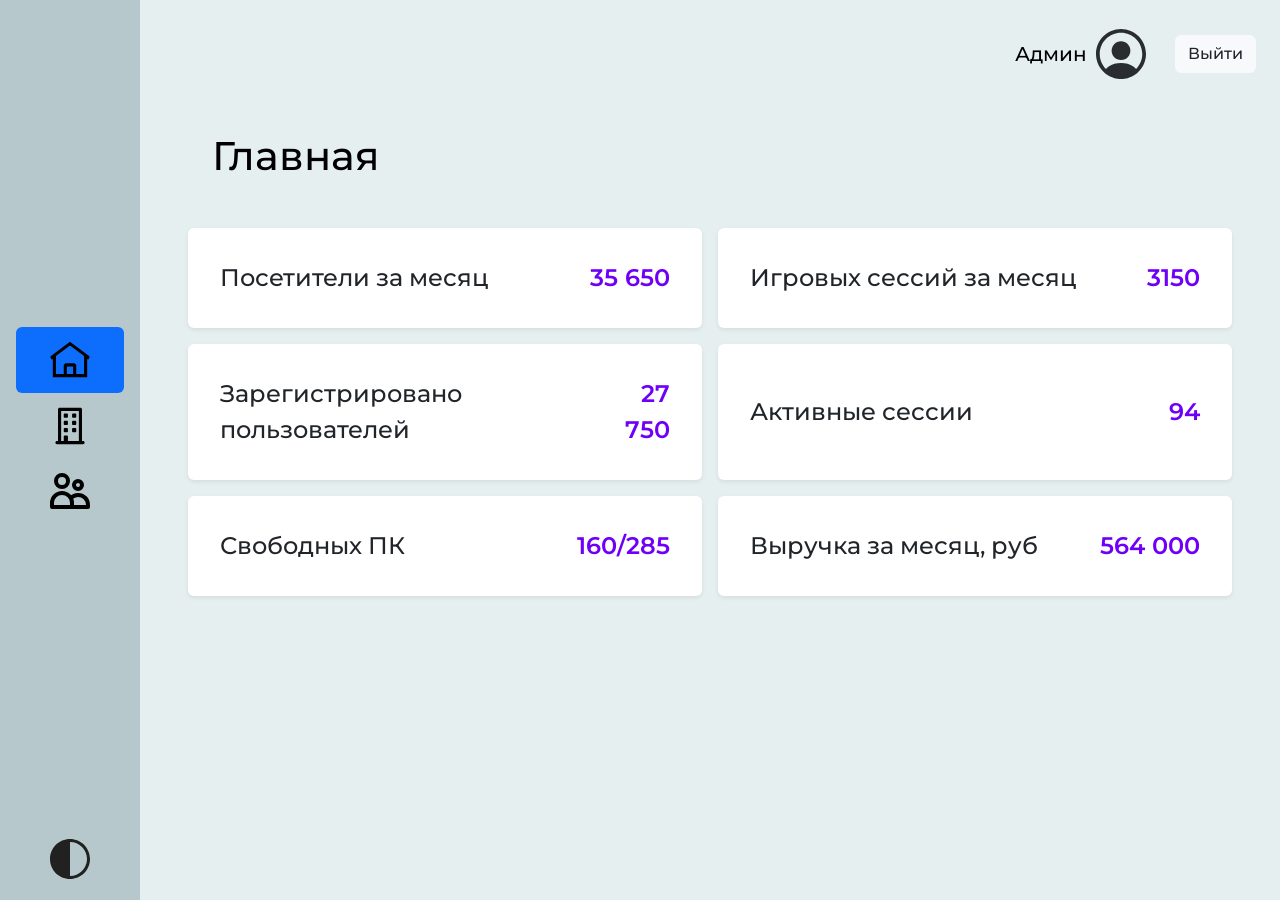
<file: index.html>
<!doctype html>
<html lang="en">
  <head>
    <meta charset="UTF-8" />
    <meta name="viewport" content="width=device-width, initial-scale=1.0" />
    <title>Главная</title>
    <link rel="stylesheet" href="web/css/bootstrap.min.css" />
    <link rel="stylesheet" href="web/css/base.css" />
  </head>
  <body>
    <div class="d-flex flex-md-row flex-column">

      <nav class="sidebar d-flex flex-column flex-shrink-0 p-3 desktop-nav">
        <ul class="nav nav-pills flex-column mt-auto mb-auto">
            <li class="nav-item">
                <a href="index.html" class="nav-link active text-center" aria-current="page">
                    <img class="img_change_color" src="web/img/nav_home.svg" alt="Главная" width="50px">
                </a>
            </li>
            <li class="nav-item">
                <a href="clubs.html" class="nav-link text-center">
                    <img class="img_change_color" src="web/img/nav_clubs.svg" alt="Клубы" width="50px">
                </a>
            </li>
            <li class="nav-item">
                <a href="users.html" class="nav-link text-center">
                    <img class="img_change_color" src="web/img/nav_users.svg" alt="Пользователи" width="48px">
                </a>
            </li>
        </ul>
        <div class="text-center">
            <img class="img_change_color toggle btn p-0" src="web/img/theme switch.svg" width="50px" alt="Смена темы">
        </div>
    </nav>


    <nav class="mobile-nav w-100 p-3">
    <div>
        <div class="d-flex justify-content-between align-items-center">
            <button class="btn btn-outline-dark border-0 img_change_color" type="button" data-bs-toggle="offcanvas" data-bs-target="#offcanvasMenu" aria-controls="offcanvasMenu">
                <svg xmlns="http://www.w3.org/2000/svg" width="45" height="45" fill="currentColor" class="bi bi-list" viewBox="0 0 16 16">
                    <path fill-rule="evenodd" d="M2.5 12a.5.5 0 0 1 .5-.5h10a.5.5 0 0 1 0 1H3a.5.5 0 0 1-.5-.5zm0-4a.5.5 0 0 1 .5-.5h10a.5.5 0 0 1 0 1H3a.5.5 0 0 1-.5-.5zm0-4a.5.5 0 0 1 .5-.5h10a.5.5 0 0 1 0 1H3a.5.5 0 0 1-.5-.5z"/>
                </svg>
            </button>
            
            <img class="img_change_color toggle btn p-0" src="web/img/theme switch.svg" width="40px" alt="Смена темы">
        </div>
    </div>

    <div class="offcanvas offcanvas-start main_bg p-3" tabindex="-1" id="offcanvasMenu" aria-labelledby="offcanvasMenuLabel">
        <div class="offcanvas-header">
            <button type="button" class="btn-close fs-2 img_change_color" data-bs-dismiss="offcanvas" aria-label="Закрыть"></button>
        </div>
        <div class="offcanvas-body p-1">
            <ul class="nav nav-pills flex-column fs-4 fw-semibold">
                <li class="nav-item">
                    <a href="index.html" class="nav-link nav-link_active">Главная</a>
                </li>
                <li class="nav-item">
                    <a href="clubs.html" class="nav-link">Клубы</a>
                </li>
                <li class="nav-item">
                    <a href="users.html" class="nav-link">Пользователи</a>
                </li>
            </ul>
        </div>
    </div>
    </nav>

    

      <main class="p-4 w-100">
        <div class="d-flex justify-content-end align-items-center gap-4">
          <div class="d-flex justify-content-end align-items-center gap-1">
            <p class="fs-5 fw-medium m-0">Админ</p>
            <img
              class="img_change_color"
              src="web/img/profile-icon.svg"
              width="60px"
              alt="Профиль"
            />
          </div>
          <button class="btn btn-light fw-medium fs-6"><a class="text-decoration-none text-dark" href="auth.html">Выйти</a></button>
        </div>

        <div class="fs-1 m-5 fw-medium"><h1>Главная</h1></div>

        <div class="container mt-5 p-0 px-md-4 dashboard_block">
          <div class="row row-cols-1 row-cols-sm-2 g-3">
            <div class="col">
              <div class="stat_card card shadow-sm border-0 p-sm-2 p-lg-3 h-100">
                <div class="card-body d-flex justify-content-between align-items-md-center align-items-stretch flex-column flex-md-row">
                  <span class="fs-4 fw-medium">Посетители за месяц</span>
                  <span class="text-purple fs-4 fw-semibold text-end">35 650</span>
                </div>
              </div>
            </div>
        
            <div class="col">
              <div class="stat_card card shadow-sm border-0 p-sm-2 p-lg-3 h-100">
                <div class="card-body d-flex justify-content-between align-items-md-center align-items-stretch flex-column flex-md-row">
                  <span class="fs-4 fw-medium">Игровых сессий за месяц</span>
                  <span class="text-purple fs-4 fw-semibold text-end">3150</span>
                </div>
              </div>
            </div>
        
            <div class="col">
              <div class="stat_card card shadow-sm border-0 p-sm-2 p-lg-3 h-100">
                <div class="card-body d-flex justify-content-between align-items-md-center align-items-stretch flex-column flex-md-row">
                  <span class="fs-4 fw-medium">Зарегистрировано пользователей</span>
                  <span class="text-purple fs-4 fw-semibold text-end">27 750</span>
                </div>
              </div>
            </div>
        
            <div class="col">
              <div class="stat_card card shadow-sm border-0 p-sm-2 p-lg-3 h-100">
                <div class="card-body d-flex justify-content-between align-items-md-center align-items-stretch flex-column flex-md-row">
                  <span class="fs-4 fw-medium">Активные сессии</span>
                  <span class="text-purple fs-4 fw-semibold text-end">94</span>
                </div>
              </div>
            </div>
        
            <div class="col">
              <div class="stat_card card shadow-sm border-0 p-sm-2 p-lg-3 h-100">
                <div class="card-body d-flex justify-content-between align-items-md-center align-items-stretch flex-column flex-md-row">
                  <span class="fs-4 fw-medium">Свободных ПК</span>
                  <span class="text-purple fs-4 fw-semibold text-end">160/285</span>
                </div>
              </div>
            </div>
        
            <div class="col">
              <div class="stat_card card shadow-sm border-0 p-sm-2 p-lg-3 h-100">
                <div class="card-body d-flex justify-content-between align-items-md-center align-items-stretch flex-column flex-md-row">
                  <span class="fs-4 fw-medium">Выручка за месяц, руб</span>
                  <span class="text-purple fs-4 fw-semibold text-end">564 000</span>
                </div>
              </div>
            </div>
          </div>
        </div>
      </main>
    </div>

    <!-- <script src="https://cdn.jsdelivr.net/npm/bootstrap@5.3.8/dist/js/bootstrap.bundle.min.js" integrity="sha384-FKyoEForCGlyvwx9Hj09JcYn3nv7wiPVlz7YYwJrWVcXK/BmnVDxM+D2scQbITxI" crossorigin="anonymous"></script> -->
    <script src="web/js/bootstrap.min.js"></script>
    <script src="web/js/jquery-4.0.0.min.js"></script>
    <script defer src="web/js/theme.js"></script>
  </body>
</html>
</file>
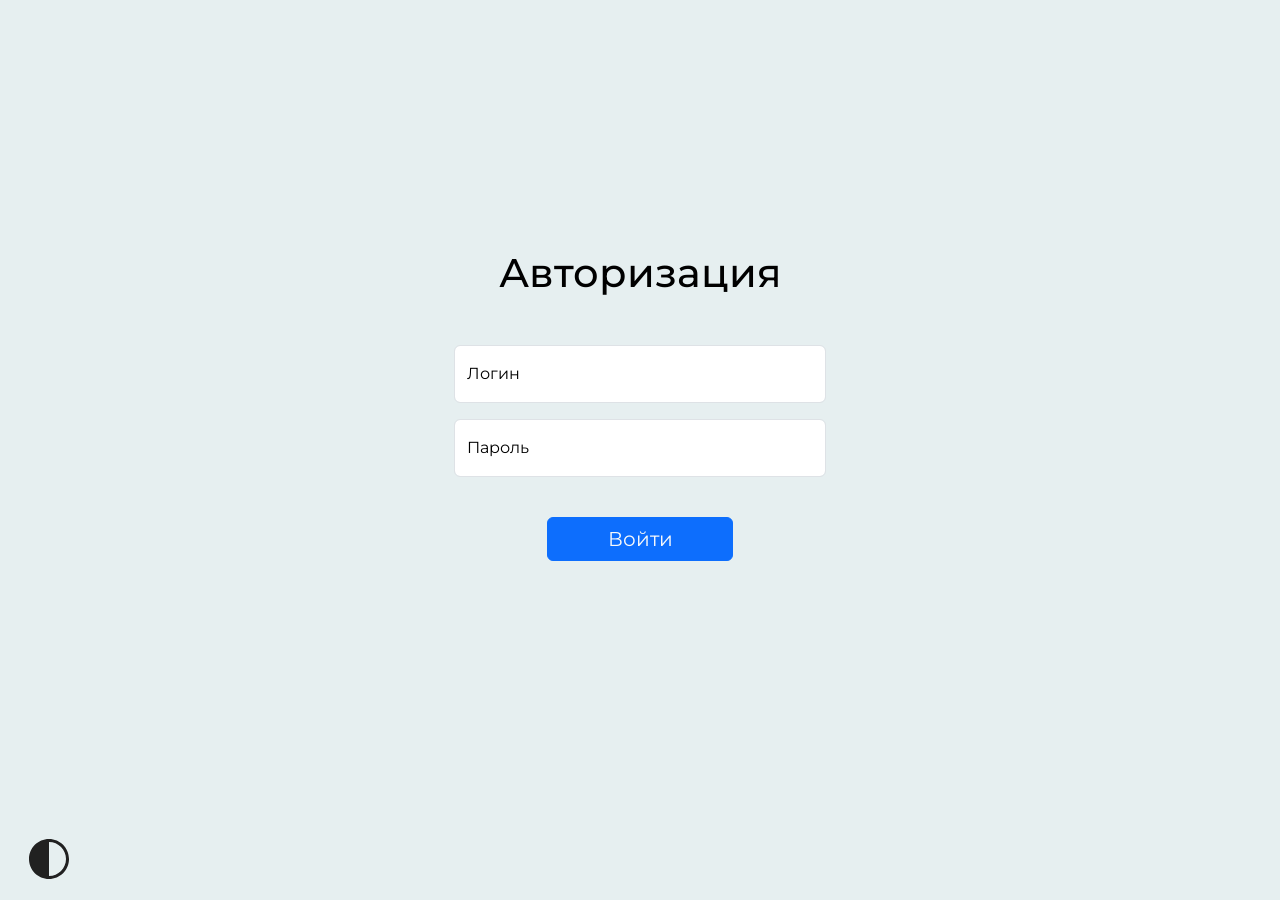
<file: auth.html>
<!DOCTYPE html>
<html lang="en">
  <head>
    <meta charset="UTF-8" />
    <meta name="viewport" content="width=device-width, initial-scale=1.0" />
    <title>Авторизация</title>
    <link rel="stylesheet" href="web/css/bootstrap.min.css" />
    <link rel="stylesheet" href="web/css/base.css" />
  </head>
  <body>

      <div class="container d-flex justify-content-center align-items-center" style="min-height: 90vh;">
      
        <div class="col-12 col-md-6 col-lg-4">
          <div class="fs-1 mb-5 fw-medium text-center"><h1>Авторизация</h1></div>

          <form action="#" class="auth">
              
              <div class="form-floating mb-3">
                  <input type="text" class="form-control fs-5" id="login" placeholder="Логин">
                  <label class="fs-6" for="login">Логин</label>
              </div>
              
              <div class="form-floating mb-3">
                  <input type="password" class="form-control fs-5" id="password" placeholder="Password">
                  <label class="fs-6" for="password">Пароль</label>
              </div>

              <div class="text-center"><button type="submit" class="btn btn-primary w-50 mt-4 fs-5"><a class="text-decoration-none text-light" href="index.html">Войти</a></button></div>
              
          </form>

        </div>
      </div>

      <div class="m-4">
        <!-- <span class="toggle btn">Смена темы</span> -->
         <img class="img_change_color toggle btn p-0" src="web/img/theme switch.svg" width="50px" alt="Смена темы">
      </div>

    <script src="web/js/jquery-4.0.0.min.js"></script>
    <script defer src="web/js/theme.js"></script>
  </body>
</html>
</file>
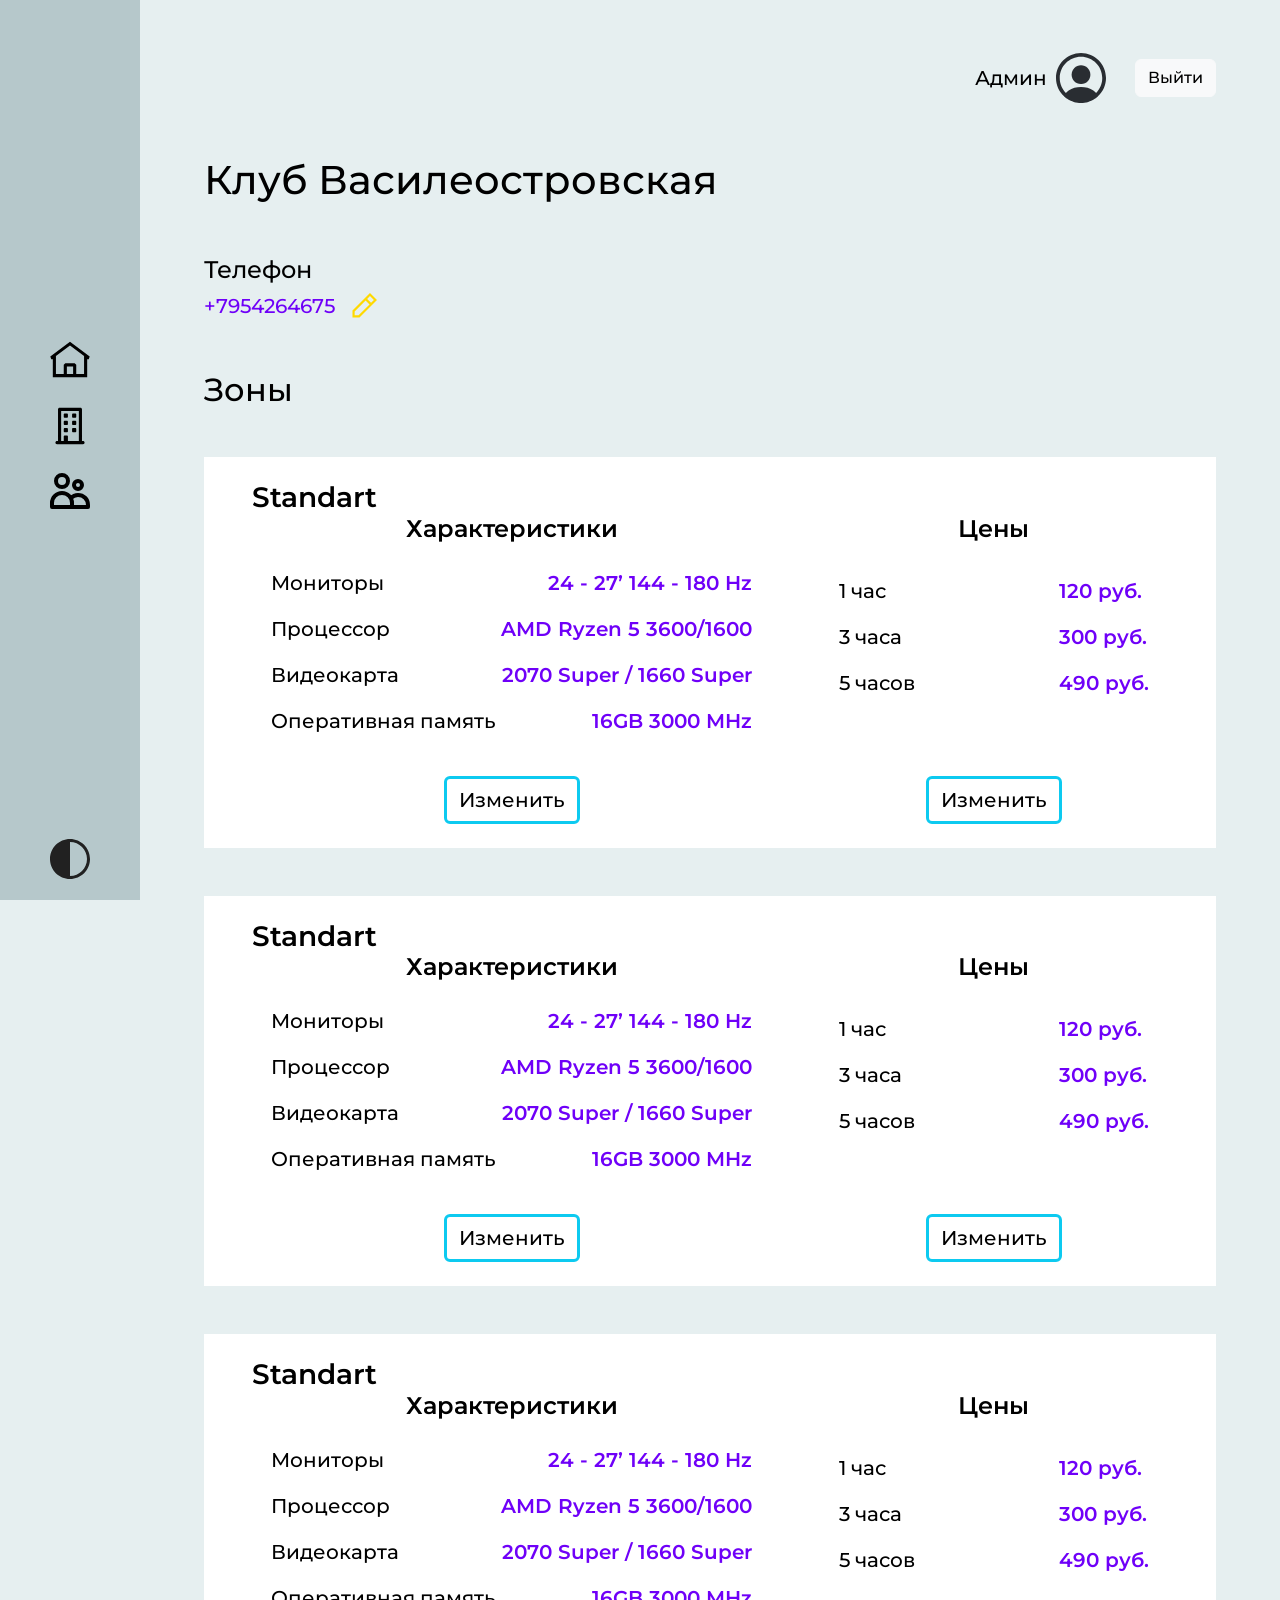
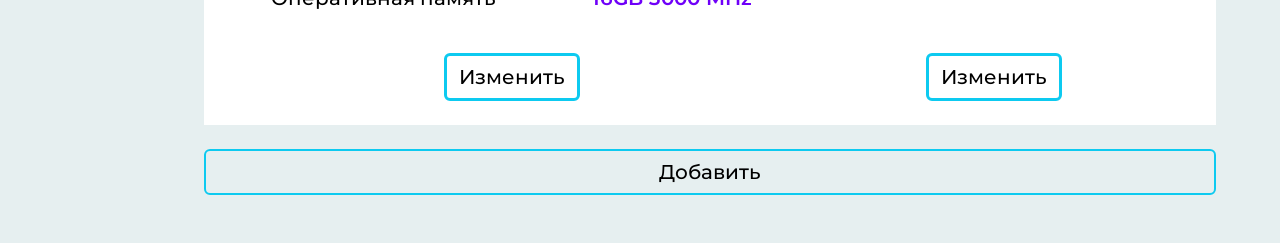
<file: club.html>
<!DOCTYPE html>
<html lang="en">
  <head>
    <meta charset="UTF-8" />
    <meta name="viewport" content="width=device-width, initial-scale=1.0" />
    <title>Клуб Василеостровская</title>
    <link rel="stylesheet" href="web/css/bootstrap.min.css" />
    <link rel="stylesheet" href="web/css/base.css" />
  </head>
  <body>

    <div class="d-flex flex-md-row flex-column">

        <nav class="sidebar d-flex flex-column flex-shrink-0 p-3 desktop-nav">
            <ul class="nav nav-pills flex-column mt-auto mb-auto">
                <li class="nav-item">
                    <a href="index.html" class="nav-link text-center" aria-current="page">
                        <img class="img_change_color" src="web/img/nav_home.svg" alt="Главная" width="50px">
                    </a>
                </li>
                <li class="nav-item">
                    <a href="clubs.html" class="nav-link text-center">
                        <img class="img_change_color" src="web/img/nav_clubs.svg" alt="Клубы" width="50px">
                    </a>
                </li>
                <li class="nav-item">
                    <a href="users.html" class="nav-link text-center">
                        <img class="img_change_color" src="web/img/nav_users.svg" alt="Пользователи" width="48px">
                    </a>
                </li>
            </ul>
            <div class="text-center">
                <img class="img_change_color toggle btn p-0" src="web/img/theme switch.svg" width="50px" alt="Смена темы">
            </div>
        </nav>
          
    
        <nav class="mobile-nav w-100 p-3">
            <div>
                <div class="d-flex justify-content-between align-items-center">
                    <button class="btn btn-outline-dark border-0 img_change_color" type="button" data-bs-toggle="offcanvas" data-bs-target="#offcanvasMenu" aria-controls="offcanvasMenu">
                        <svg xmlns="http://www.w3.org/2000/svg" width="45" height="45" fill="currentColor" class="bi bi-list" viewBox="0 0 16 16">
                            <path fill-rule="evenodd" d="M2.5 12a.5.5 0 0 1 .5-.5h10a.5.5 0 0 1 0 1H3a.5.5 0 0 1-.5-.5zm0-4a.5.5 0 0 1 .5-.5h10a.5.5 0 0 1 0 1H3a.5.5 0 0 1-.5-.5zm0-4a.5.5 0 0 1 .5-.5h10a.5.5 0 0 1 0 1H3a.5.5 0 0 1-.5-.5z"/>
                        </svg>
                    </button>
                  
                    <img class="img_change_color toggle btn p-0" src="web/img/theme switch.svg" width="40px" alt="Смена темы">
                </div>
          </div>
      
          <div class="offcanvas offcanvas-start main_bg p-3" tabindex="-1" id="offcanvasMenu" aria-labelledby="offcanvasMenuLabel">
              <div class="offcanvas-header">
                  <button type="button" class="btn-close fs-2 img_change_color" data-bs-dismiss="offcanvas" aria-label="Закрыть"></button>
              </div>
              <div class="offcanvas-body p-1">
                  <ul class="nav nav-pills flex-column fs-4 fw-semibold">
                      <li class="nav-item">
                          <a href="index.html" class="nav-link">Главная</a>
                      </li>
                      <li class="nav-item">
                          <a href="clubs.html" class="nav-link">Клубы</a>
                      </li>
                      <li class="nav-item">
                          <a href="users.html" class="nav-link">Пользователи</a>
                      </li>
                  </ul>
              </div>
          </div>
        </nav>
      

        
        <main class="p-5 mx-lg-3 w-100">
            <div class="d-flex justify-content-end align-items-center gap-4">
              <div class="d-flex justify-content-end align-items-center gap-1">
                <p class="fs-5 fw-medium m-0">Админ</p>
                <img class="img_change_color" src="web/img/profile-icon.svg" width="60px" alt="Профиль">
              </div>
              <button class="btn btn-light fw-medium fs-6">Выйти</button>
            </div>
            <div class="fs-1 my-5 fw-medium"><h1>Клуб Василеостровская</h1></div>

            <div class="d-flex flex-column fw-medium">
                <p class="fs-4 mb-0">Телефон</p>
                <div class="d-flex flex-row align-items-center gap-2">
                    <p class="text-purple m-0 fs-5">+7954264675</p>
                    <button class="btn btn-outline-primary border-0 py-0 px-1"><img src="web/img/edit.svg" alt="Изменить" width="35px"></button>
                </div>
            </div>
            
            <div class="fs-1 my-5 fw-medium"><h2>Зоны</h2></div>

            <div class="zone px-sm-5 py-4">
                <h3 class="fw-semibold ms-4 mb-4 m-sm-0">Standart</h3>

                <div class="d-flex justify-content-around gap-5 flex-column flex-lg-row align-items-center align-items-lg-stretch">
                    <div>
                        <h4 class="text-center fw-semibold">Характеристики</h4>

                        <div class="d-flex flex-column fs-5 my-4 fw-medium">
                            <div class="d-flex flex-column flex-sm-row justify-content-between">
                                <p class="me-sm-5">Мониторы</p>
                                <p class="text-purple ms-sm-5 fw-semibold">24 - 27’ 144 - 180 Hz</p>
                            </div>

                            <div class="d-flex flex-column flex-sm-row justify-content-between">
                                <p class="me-sm-5">Процессор</p>
                                <p class="text-purple ms-sm-5 fw-semibold">AMD Ryzen 5 3600/1600</p>
                            </div>

                            <div class="d-flex flex-column flex-sm-row justify-content-between">
                                <p class="me-sm-5">Видеокарта</p>
                                <p class="text-purple ms-sm-5 fw-semibold">2070 Super / 1660 Super</p>
                            </div>

                            <div class="d-flex flex-column flex-sm-row justify-content-between">
                                <p class="me-sm-5">Оперативная память</p>
                                <p class="text-purple ms-sm-5 fw-semibold">16GB 3000 MHz</p>
                            </div>

                        </div>
                        
                        <div class="text-center">
                            <button class="btn btn-outline-info fw-medium fs-5 border-3">Изменить</button>
                        </div>
                    </div>


                    <div class="d-flex flex-column">
                        <h4 class="text-center fw-semibold">Цены</h4>

                        <div class="d-flex gap-5 fs-5 my-4">
                            <div class="fw-medium me-sm-5">
                                <p>1 час</p>
                                <p>3 часа</p>
                                <p>5 часов</p>
                            </div>
        
                            <div class="fw-semibold ms-sm-5">
                                <p class="text-purple">120 руб.</p>
                                <p class="text-purple">300 руб.</p>
                                <p class="text-purple">490 руб.</p>
                            </div>
                        </div>

                        <div class="text-center mt-auto">
                            <button class="btn btn-outline-info fw-medium fs-5 border-3">Изменить</button>
                        </div>
                    </div>
                </div>
            </div>
            <div class="zone px-sm-5 py-4 mt-5">
                <h3 class="fw-semibold ms-4 mb-4 m-sm-0">Standart</h3>

                <div class="d-flex justify-content-around gap-5 flex-column flex-lg-row align-items-center align-items-lg-stretch">
                    <div>
                        <h4 class="text-center fw-semibold">Характеристики</h4>

                        <div class="d-flex flex-column fs-5 my-4 fw-medium">
                            <div class="d-flex flex-column flex-sm-row justify-content-between">
                                <p class="me-sm-5">Мониторы</p>
                                <p class="text-purple ms-sm-5 fw-semibold">24 - 27’ 144 - 180 Hz</p>
                            </div>

                            <div class="d-flex flex-column flex-sm-row justify-content-between">
                                <p class="me-sm-5">Процессор</p>
                                <p class="text-purple ms-sm-5 fw-semibold">AMD Ryzen 5 3600/1600</p>
                            </div>

                            <div class="d-flex flex-column flex-sm-row justify-content-between">
                                <p class="me-sm-5">Видеокарта</p>
                                <p class="text-purple ms-sm-5 fw-semibold">2070 Super / 1660 Super</p>
                            </div>

                            <div class="d-flex flex-column flex-sm-row justify-content-between">
                                <p class="me-sm-5">Оперативная память</p>
                                <p class="text-purple ms-sm-5 fw-semibold">16GB 3000 MHz</p>
                            </div>

                        </div>
                        
                        <div class="text-center">
                            <button class="btn btn-outline-info fw-medium fs-5 border-3">Изменить</button>
                        </div>
                    </div>


                    <div class="d-flex flex-column">
                        <h4 class="text-center fw-semibold">Цены</h4>

                        <div class="d-flex gap-5 fs-5 my-4">
                            <div class="fw-medium me-sm-5">
                                <p>1 час</p>
                                <p>3 часа</p>
                                <p>5 часов</p>
                            </div>
        
                            <div class="fw-semibold ms-sm-5">
                                <p class="text-purple">120 руб.</p>
                                <p class="text-purple">300 руб.</p>
                                <p class="text-purple">490 руб.</p>
                            </div>
                        </div>

                        <div class="text-center mt-auto">
                            <button class="btn btn-outline-info fw-medium fs-5 border-3">Изменить</button>
                        </div>
                    </div>
                </div>
            </div>
            <div class="zone px-sm-5 py-4 mt-5">
                <h3 class="fw-semibold ms-4 mb-4 m-sm-0">Standart</h3>

                <div class="d-flex justify-content-around gap-5 flex-column flex-lg-row align-items-center align-items-lg-stretch">
                    <div>
                        <h4 class="text-center fw-semibold">Характеристики</h4>

                        <div class="d-flex flex-column fs-5 my-4 fw-medium">
                            <div class="d-flex flex-column flex-sm-row justify-content-between">
                                <p class="me-sm-5">Мониторы</p>
                                <p class="text-purple ms-sm-5 fw-semibold">24 - 27’ 144 - 180 Hz</p>
                            </div>

                            <div class="d-flex flex-column flex-sm-row justify-content-between">
                                <p class="me-sm-5">Процессор</p>
                                <p class="text-purple ms-sm-5 fw-semibold">AMD Ryzen 5 3600/1600</p>
                            </div>

                            <div class="d-flex flex-column flex-sm-row justify-content-between">
                                <p class="me-sm-5">Видеокарта</p>
                                <p class="text-purple ms-sm-5 fw-semibold">2070 Super / 1660 Super</p>
                            </div>

                            <div class="d-flex flex-column flex-sm-row justify-content-between">
                                <p class="me-sm-5">Оперативная память</p>
                                <p class="text-purple ms-sm-5 fw-semibold">16GB 3000 MHz</p>
                            </div>

                        </div>
                        
                        <div class="text-center">
                            <button class="btn btn-outline-info fw-medium fs-5 border-3">Изменить</button>
                        </div>
                    </div>


                    <div class="d-flex flex-column">
                        <h4 class="text-center fw-semibold">Цены</h4>

                        <div class="d-flex gap-5 fs-5 my-4">
                            <div class="fw-medium me-sm-5">
                                <p>1 час</p>
                                <p>3 часа</p>
                                <p>5 часов</p>
                            </div>
        
                            <div class="fw-semibold ms-sm-5">
                                <p class="text-purple">120 руб.</p>
                                <p class="text-purple">300 руб.</p>
                                <p class="text-purple">490 руб.</p>
                            </div>
                        </div>

                        <div class="text-center mt-auto">
                            <button class="btn btn-outline-info fw-medium fs-5 border-3">Изменить</button>
                        </div>
                    </div>
                </div>
            </div>


            <div class="d-grid mt-4">
                <button type="button" class="btn btn-outline-info border-2 fs-5 fw-medium">Добавить</button>
            </div>
        </main>
    </div>
      
      
    <script src="web/js/bootstrap.min.js"></script>
    <script src="web/js/jquery-4.0.0.min.js"></script>
    <script defer src="web/js/theme.js"></script>
  </body>
</html>
</file>
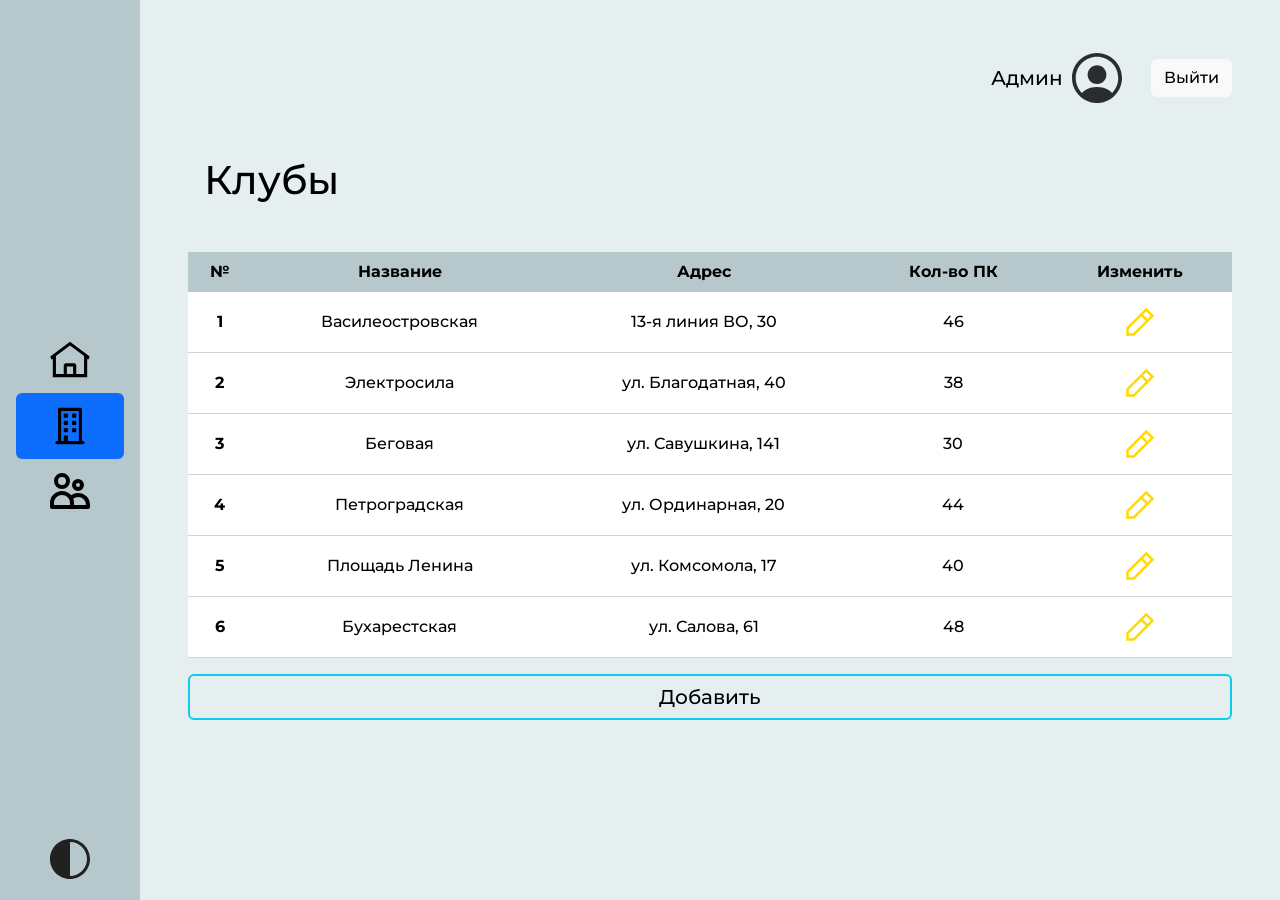
<file: clubs.html>
<!DOCTYPE html>
<html lang="en">
  <head>
    <meta charset="UTF-8" />
    <meta name="viewport" content="width=device-width, initial-scale=1.0" />
    <title>Клубы</title>
    <link rel="stylesheet" href="web/css/bootstrap.min.css" />
    <link rel="stylesheet" href="web/css/base.css" />
  </head>
  <body>
    <div class="d-flex flex-md-row flex-column">

        <nav class="sidebar d-flex flex-column flex-shrink-0 p-3 desktop-nav">
        <ul class="nav nav-pills flex-column mt-auto mb-auto">
            <li class="nav-item">
                <a href="index.html" class="nav-link text-center" aria-current="page">
                    <img class="img_change_color" src="web/img/nav_home.svg" alt="Главная" width="50px">
                </a>
            </li>
            <li class="nav-item">
                <a href="clubs.html" class="nav-link active text-center">
                    <img class="img_change_color" src="web/img/nav_clubs.svg" alt="Клубы" width="50px">
                </a>
            </li>
            <li class="nav-item">
                <a href="users.html" class="nav-link text-center">
                    <img class="img_change_color" src="web/img/nav_users.svg" alt="Пользователи" width="48px">
                </a>
            </li>
        </ul>
        <div class="text-center">
            <img class="img_change_color toggle btn p-0" src="web/img/theme switch.svg" width="50px" alt="Смена темы">
        </div>
    </nav>
      

    <nav class="mobile-nav w-100 p-3">
      <div>
          <div class="d-flex justify-content-between align-items-center">
              <button class="btn btn-outline-dark border-0 img_change_color" type="button" data-bs-toggle="offcanvas" data-bs-target="#offcanvasMenu" aria-controls="offcanvasMenu">
                  <svg xmlns="http://www.w3.org/2000/svg" width="45" height="45" fill="currentColor" class="bi bi-list" viewBox="0 0 16 16">
                      <path fill-rule="evenodd" d="M2.5 12a.5.5 0 0 1 .5-.5h10a.5.5 0 0 1 0 1H3a.5.5 0 0 1-.5-.5zm0-4a.5.5 0 0 1 .5-.5h10a.5.5 0 0 1 0 1H3a.5.5 0 0 1-.5-.5zm0-4a.5.5 0 0 1 .5-.5h10a.5.5 0 0 1 0 1H3a.5.5 0 0 1-.5-.5z"/>
                  </svg>
              </button>
              
              <img class="img_change_color toggle btn p-0" src="web/img/theme switch.svg" width="40px" alt="Смена темы">
          </div>
      </div>
  
      <div class="offcanvas offcanvas-start main_bg p-3" tabindex="-1" id="offcanvasMenu" aria-labelledby="offcanvasMenuLabel">
          <div class="offcanvas-header">
              <button type="button" class="btn-close fs-2 img_change_color" data-bs-dismiss="offcanvas" aria-label="Закрыть"></button>
          </div>
          <div class="offcanvas-body p-1">
              <ul class="nav nav-pills flex-column fs-4 fw-semibold">
                  <li class="nav-item">
                      <a href="index.html" class="nav-link">Главная</a>
                  </li>
                  <li class="nav-item">
                      <a href="clubs.html" class="nav-link nav-link_active">Клубы</a>
                  </li>
                  <li class="nav-item">
                      <a href="users.html" class="nav-link">Пользователи</a>
                  </li>
              </ul>
          </div>
      </div>
      </nav>



        <main class="p-4 p-sm-5 w-100">
          <div class="d-flex justify-content-end align-items-center gap-4">
              <div class="d-flex justify-content-end align-items-center gap-1">
                <p class="fs-5 fw-medium m-0">Админ</p>
                <img class="img_change_color" src="web/img/profile-icon.svg" width="60px" alt="Профиль">
              </div>
              <button class="btn btn-light fw-medium fs-6">Выйти</button>
            </div>
            <div class="fs-1 mx-3 my-5 fw-medium"><h1>Клубы</h1></div>
            
            <table class="table_css table fs-6 fw-medium d-none d-lg-table">
                <thead>
                  <tr class="table_header">
                    <th class="p-2 text-center" scope="col">№</th>
                    <th class="p-2 text-center" scope="col">Название</th>
                    <th class="p-2 text-center" scope="col">Адрес</th>
                    <th class="p-2 text-center" scope="col">Кол-во ПК</th>
                    <th class="p-2 text-center" scope="col">Изменить</th>
                  </tr>
                </thead>

                <tbody class="table_body">

                  <tr>
                    <th class="p-1 text-center align-middle" scope="row">1</th>
                    <td class="p-1 text-center align-middle"><a class="text-decoration-none" href="club.html">Василеостровская</a></td>
                    <td class="p-1 text-center align-middle">13-я линия ВО, 30</td>
                    <td class="p-1 text-center align-middle">46</td>
                    <td class="p-1 text-center align-middle"><button class="btn border-0 btn-outline-primary"><a href=""><img title="Изменить" src="web/img/edit.svg" width="40px" alt="изменить"></a></button></td>
                  </tr>

                  <tr>
                    <th class="p-1 text-center align-middle" scope="row">2</th>
                    <td class="p-1 text-center align-middle">Электросила</td>
                    <td class="p-1 text-center align-middle">ул. Благодатная, 40</td>
                    <td class="p-1 text-center align-middle">38</td>
                    <td class="p-1 text-center align-middle"><button class="btn border-0 btn-outline-primary"><a href=""><img title="Изменить" src="web/img/edit.svg" width="40px" alt="изменить"></a></button></td>
                  </tr>

                  <tr>
                    <th class="p-1 text-center align-middle" scope="row">3</th>
                    <td class="p-1 text-center align-middle">Беговая</td>
                    <td class="p-1 text-center align-middle">ул. Савушкина, 141</td>
                    <td class="p-1 text-center align-middle">30</td>
                    <td class="p-1 text-center align-middle"><button class="btn border-0 btn-outline-primary"><a href=""><img title="Изменить" src="web/img/edit.svg" width="40px" alt="изменить"></a></button></td>
                  </tr>

                  <tr>
                    <th class="p-1 text-center align-middle" scope="row">4</th>
                    <td class="p-1 text-center align-middle">Петроградская</td>
                    <td class="p-1 text-center align-middle">ул. Ординарная, 20</td>
                    <td class="p-1 text-center align-middle">44</td>
                    <td class="p-1 text-center align-middle"><button class="btn border-0 btn-outline-primary"><a href=""><img title="Изменить" src="web/img/edit.svg" width="40px" alt="изменить"></a></button></td>
                  </tr>

                  <tr>
                    <th class="p-1 text-center align-middle" scope="row">5</th>
                    <td class="p-1 text-center align-middle">Площадь Ленина</td>
                    <td class="p-1 text-center align-middle">ул. Комсомола, 17</td>
                    <td class="p-1 text-center align-middle">40</td>
                    <td class="p-1 text-center align-middle"><button class="btn border-0 btn-outline-primary"><a href=""><img title="Изменить" src="web/img/edit.svg" width="40px" alt="изменить"></a></button></td>
                  </tr>

                  <tr>
                    <th class="p-1 text-center align-middle" scope="row">6</th>
                    <td class="p-1 text-center align-middle">Бухарестская</td>
                    <td class="p-1 text-center align-middle">ул. Салова, 61</td>
                    <td class="p-1 text-center align-middle">48</td>
                    <td class="p-1 text-center align-middle"><button class="btn border-0 btn-outline-primary"><a href=""><img title="Изменить" src="web/img/edit.svg" width="40px" alt="изменить"></a></button></td>
                  </tr>

                </tbody>

            </table>

            <div class="d-lg-none club_cards">

              <div class="card fs-5 fw-medium">
                <div class="card-body">
                  <div class="d-flex justify-content-between">
                    <div>
                      <div class="d-flex align-items-center gap-4">
                        <p class="mb-0">1.</p>
                        <h2 class="card-title fs-4 mb-0 fw-semibold"><a class="text-decoration-none" href="club.html">Василеостровская</a></h2>
                      </div>
                      <p class="card-text mt-3">13-я линия ВО, 30</p>
                      <p class="card-text">46 ПК</p>
                    </div>
                    <button class="btn border-0 btn-outline-primary"><a href=""><img title="Изменить" src="web/img/edit.svg" width="40px" alt="изменить"></a></button>
                  </div>
                </div>
              </div>

              <div class="card fs-5 fw-medium mt-4">
                <div class="card-body">
                  <div class="d-flex justify-content-between">
                    <div>
                      <div class="d-flex align-items-center gap-4">
                        <p class="mb-0">2.</p>
                        <h2 class="card-title fs-4 mb-0 fw-semibold">Электросила</h2>
                      </div>
                      <p class="card-text mt-3">13-я линия ВО, 30</p>
                      <p class="card-text">46 ПК</p>
                    </div>
                    <button class="btn border-0 btn-outline-primary"><a href=""><img title="Изменить" src="web/img/edit.svg" width="40px" alt="изменить"></a></button>
                  </div>
                </div>
              </div>

              <div class="card fs-5 fw-medium mt-4">
                <div class="card-body">
                  <div class="d-flex justify-content-between">
                    <div>
                      <div class="d-flex align-items-center gap-4">
                        <p class="mb-0">3.</p>
                        <h2 class="card-title fs-4 mb-0 fw-semibold">Беговая</h2>
                      </div>
                      <p class="card-text mt-3">13-я линия ВО, 30</p>
                      <p class="card-text">46 ПК</p>
                    </div>
                    <button class="btn border-0 btn-outline-primary"><a href=""><img title="Изменить" src="web/img/edit.svg" width="40px" alt="изменить"></a></button>
                  </div>
                </div>
              </div>

              <div class="card fs-5 fw-medium mt-4">
                <div class="card-body">
                  <div class="d-flex justify-content-between">
                    <div>
                      <div class="d-flex align-items-center gap-4">
                        <p class="mb-0">4.</p>
                        <h2 class="card-title fs-4 mb-0 fw-semibold">Петроградская</h2>
                      </div>
                      <p class="card-text mt-3">13-я линия ВО, 30</p>
                      <p class="card-text">46 ПК</p>
                    </div>
                    <button class="btn border-0 btn-outline-primary"><a href=""><img title="Изменить" src="web/img/edit.svg" width="40px" alt="изменить"></a></button>
                  </div>
                </div>
              </div>

              <div class="card fs-5 fw-medium mt-4">
                <div class="card-body">
                  <div class="d-flex justify-content-between">
                    <div>
                      <div class="d-flex align-items-center gap-4">
                        <p class="mb-0">5.</p>
                        <h2 class="card-title fs-4 mb-0 fw-semibold">Площадь Ленина</h2>
                      </div>
                      <p class="card-text mt-3">13-я линия ВО, 30</p>
                      <p class="card-text">46 ПК</p>
                    </div>
                    <button class="btn border-0 btn-outline-primary"><a href=""><img title="Изменить" src="web/img/edit.svg" width="40px" alt="изменить"></a></button>
                  </div>
                </div>
              </div>

              <div class="card fs-5 fw-medium my-4">
                <div class="card-body">
                  <div class="d-flex justify-content-between">
                    <div>
                      <div class="d-flex align-items-center gap-4">
                        <p class="mb-0">6.</p>
                        <h2 class="card-title fs-4 mb-0 fw-semibold">Бухарестская</h2>
                      </div>
                      <p class="card-text mt-3">13-я линия ВО, 30</p>
                      <p class="card-text">46 ПК</p>
                    </div>
                    <button class="btn border-0 btn-outline-primary"><a href=""><img title="Изменить" src="web/img/edit.svg" width="40px" alt="изменить"></a></button>
                  </div>
                </div>
              </div>

            </div>

            <div class="d-grid">
              <button type="button" class="btn btn-outline-info border-2 fs-5 fw-medium">Добавить</button>
            </div>
            
        </main>
    </div>
      
      
    <script src="web/js/bootstrap.min.js"></script>
    <script src="web/js/jquery-4.0.0.min.js"></script>
    <script defer src="web/js/theme.js"></script>
  </body>
</html>
</file>
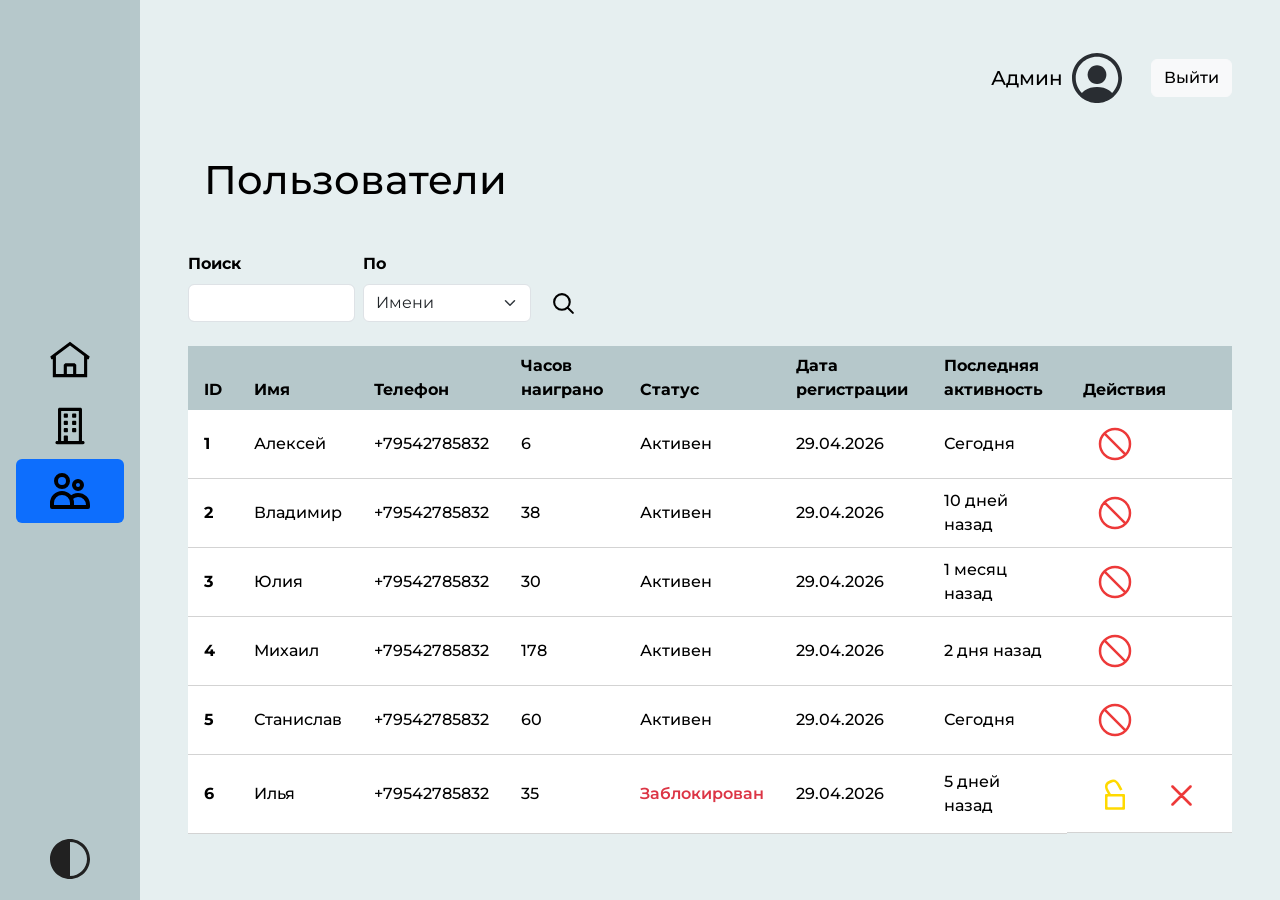
<file: users.html>
<!DOCTYPE html>
<html lang="en">
  <head>
    <meta charset="UTF-8" />
    <meta name="viewport" content="width=device-width, initial-scale=1.0" />
    <title>Пользователи</title>
    <link rel="stylesheet" href="web/css/bootstrap.min.css" />
    <link rel="stylesheet" href="web/css/base.css" />
  </head>
  <body>

    <div class="d-flex flex-md-row flex-column">

      <nav class="sidebar d-flex flex-column flex-shrink-0 p-3 desktop-nav">
        <ul class="nav nav-pills flex-column mt-auto mb-auto">
            <li class="nav-item">
                <a href="index.html" class="nav-link text-center" aria-current="page">
                    <img class="img_change_color" src="web/img/nav_home.svg" alt="Главная" width="50px">
                </a>
            </li>
            <li class="nav-item">
                <a href="clubs.html" class="nav-link text-center">
                    <img class="img_change_color" src="web/img/nav_clubs.svg" alt="Клубы" width="50px">
                </a>
            </li>
            <li class="nav-item">
                <a href="users.html" class="nav-link active text-center">
                    <img class="img_change_color" src="web/img/nav_users.svg" alt="Пользователи" width="48px">
                </a>
            </li>
        </ul>
        <div class="text-center">
            <img class="img_change_color toggle btn p-0" src="web/img/theme switch.svg" width="50px" alt="Смена темы">
        </div>
    </nav>
      

    <nav class="mobile-nav w-100 p-3">
      <div>
          <div class="d-flex justify-content-between align-items-center">
              <button class="btn btn-outline-dark border-0 img_change_color" type="button" data-bs-toggle="offcanvas" data-bs-target="#offcanvasMenu" aria-controls="offcanvasMenu">
                  <svg xmlns="http://www.w3.org/2000/svg" width="45" height="45" fill="currentColor" class="bi bi-list" viewBox="0 0 16 16">
                      <path fill-rule="evenodd" d="M2.5 12a.5.5 0 0 1 .5-.5h10a.5.5 0 0 1 0 1H3a.5.5 0 0 1-.5-.5zm0-4a.5.5 0 0 1 .5-.5h10a.5.5 0 0 1 0 1H3a.5.5 0 0 1-.5-.5zm0-4a.5.5 0 0 1 .5-.5h10a.5.5 0 0 1 0 1H3a.5.5 0 0 1-.5-.5z"/>
                  </svg>
              </button>
              
              <img class="img_change_color toggle btn p-0" src="web/img/theme switch.svg" width="40px" alt="Смена темы">
          </div>
      </div>
  
      <div class="offcanvas offcanvas-start main_bg p-3" tabindex="-1" id="offcanvasMenu" aria-labelledby="offcanvasMenuLabel">
          <div class="offcanvas-header">
              <button type="button" class="btn-close fs-2 img_change_color" data-bs-dismiss="offcanvas" aria-label="Закрыть"></button>
          </div>
          <div class="offcanvas-body p-1">
              <ul class="nav nav-pills flex-column fs-4 fw-semibold">
                  <li class="nav-item">
                      <a href="index.html" class="nav-link">Главная</a>
                  </li>
                  <li class="nav-item">
                      <a href="clubs.html" class="nav-link">Клубы</a>
                  </li>
                  <li class="nav-item">
                      <a href="users.html" class="nav-link nav-link_active">Пользователи</a>
                  </li>
              </ul>
          </div>
      </div>
      </nav>
      


        <main class="p-4 p-sm-5 w-100">
          <div class="d-flex justify-content-end align-items-center gap-4">
              <div class="d-flex justify-content-end align-items-center gap-1">
                <p class="fs-5 fw-medium m-0">Админ</p>
                <img class="img_change_color" src="web/img/profile-icon.svg" width="60px" alt="Профиль">
              </div>
              <button class="btn btn-light fw-medium fs-6">Выйти</button>
            </div>
            <div class="fs-1 mx-3 my-5 fw-medium"><h1>Пользователи</h1></div>

            <form class="container-fluid p-0 my-4">
              <div class="row g-2 align-items-end">
                
                <div class="col-md-2 col-sm-4">
                  <label for="searchInput" class="form-label fw-bold">Поиск</label>
                  <input type="search" class="form-control" id="searchInput">
                </div>
            
                <div class="col-md-2 col-sm-4 col-6">
                  <label for="searchType" class="form-label fw-bold">По</label>
                  <select class="form-select" id="searchType">
                    <option value="name" selected>Имени</option>
                    <option value="phone">Телефону</option>
                  </select>
                </div>
            
                <div class="col-md-2 col-sm-4 col-1">
                  <button class="btn btn-outline-primary border-0" aria-label="Искать">
                    <img class="img_change_color" src="web/img/search-icon.svg" alt="Искать" width="25px">
                  </button>
                </div>
            
              </div>
            </form>
            
            <div class="table-responsive-md">

            <table class="table_css table fs-6 fw-medium">
                <thead>
                  <tr class="table_header">
                    <th class="px-3 py-2 position-sticky start-0" scope="col">ID</th>
                    <th class="px-3 py-2" scope="col">Имя</th>
                    <th class="px-3 py-2" scope="col">Телефон</th>
                    <th class="px-3 py-2" scope="col">Часов наиграно</th>
                    <th class="px-3 py-2" scope="col">Статус</th>
                    <th class="px-3 py-2" scope="col">Дата регистрации</th>
                    <th class="px-3 py-2" scope="col">Последняя активность</th>
                    <th class="px-3 py-2" scope="col">Действия</th>
                  </tr>
                </thead>

                <tbody class="table_body">

                  <tr>
                    <th class="px-3 py-2 align-middle position-sticky start-0"  scope="row">1</th>
                    <td class="px-3 py-2 align-middle">Алексей</td>
                    <td class="px-3 py-2 align-middle">+79542785832</td>
                    <td class="px-3 py-2 align-middle">6</td>
                    <td class="px-3 py-2 align-middle">Активен</td>
                    <td class="px-3 py-2 align-middle">29.04.2026</td>
                    <td class="px-3 py-2 align-middle">Сегодня</td>
                    <td class="px-3 py-2 align-middle">
                      <button class="btn border-0 btn-outline-primary"><img title="Заблокировать" src="web/img/block-icon.svg" width="40px" alt="Заблокировать"></button>
                    </td>
                  </tr>

                  <tr>
                    <th class="px-3 py-2 align-middle position-sticky start-0"  scope="row">2</th>
                    <td class="px-3 py-2 align-middle">Владимир</td>
                    <td class="px-3 py-2 align-middle">+79542785832</td>
                    <td class="px-3 py-2 align-middle">38</td>
                    <td class="px-3 py-2 align-middle">Активен</td>
                    <td class="px-3 py-2 align-middle">29.04.2026</td>
                    <td class="px-3 py-2 align-middle">10 дней назад</td>
                    <td class="px-3 py-2 align-middle">
                      <button class="btn border-0 btn-outline-primary"><img title="Заблокировать" src="web/img/block-icon.svg" width="40px" alt="Заблокировать"></button>
                    </td>
                  </tr>

                  <tr>
                    <th class="px-3 py-2 align-middle position-sticky start-0"  scope="row">3</th>
                    <td class="px-3 py-2 align-middle">Юлия</td>
                    <td class="px-3 py-2 align-middle">+79542785832</td>
                    <td class="px-3 py-2 align-middle">30</td>
                    <td class="px-3 py-2 align-middle">Активен</td>
                    <td class="px-3 py-2 align-middle">29.04.2026</td>
                    <td class="px-3 py-2 align-middle">1 месяц назад</td>
                    <td class="px-3 py-2 align-middle">
                      <button class="btn border-0 btn-outline-primary"><img title="Заблокировать" src="web/img/block-icon.svg" width="40px" alt="Заблокировать"></button>
                    </td>
                  </tr>

                  <tr>
                    <th class="px-3 py-2 align-middle position-sticky start-0"  scope="row">4</th>
                    <td class="px-3 py-2 align-middle">Михаил</td>
                    <td class="px-3 py-2 align-middle">+79542785832</td>
                    <td class="px-3 py-2 align-middle">178</td>
                    <td class="px-3 py-2 align-middle">Активен</td>
                    <td class="px-3 py-2 align-middle">29.04.2026</td>
                    <td class="px-3 py-2 align-middle">2 дня назад</td>
                    <td class="px-3 py-2 align-middle">
                      <button class="btn border-0 btn-outline-primary"><img title="Заблокировать" src="web/img/block-icon.svg" width="40px" alt="Заблокировать"></button>
                    </td>
                  </tr>

                  <tr>
                    <th class="px-3 py-2 align-middle position-sticky start-0"  scope="row">5</th>
                    <td class="px-3 py-2 align-middle">Станислав</td>
                    <td class="px-3 py-2 align-middle">+79542785832</td>
                    <td class="px-3 py-2 align-middle">60</td>
                    <td class="px-3 py-2 align-middle">Активен</td>
                    <td class="px-3 py-2 align-middle">29.04.2026</td>
                    <td class="px-3 py-2 align-middle">Сегодня</td>
                    <td class="px-3 py-2 align-middle">
                      <button class="btn border-0 btn-outline-primary"><img title="Заблокировать" src="web/img/block-icon.svg" width="40px" alt="Заблокировать"></button>
                    </td>
                  </tr>

                  <tr>
                    <th class="px-3 py-2 align-middle position-sticky start-0"  scope="row">6</th>
                    <td class="px-3 py-2 align-middle">Илья</td>
                    <td class="px-3 py-2 align-middle">+79542785832</td>
                    <td class="px-3 py-2 align-middle">35</td>
                    <td class="px-3 py-2 align-middle text-danger fw-semibold">Заблокирован</td>
                    <td class="px-3 py-2 align-middle">29.04.2026</td>
                    <td class="px-3 py-2 align-middle">5 дней назад</td>
                    <td class="px-3 py-2 align-middle d-flex">
                        <button class="btn border-0 btn-outline-primary"><img title="Разблокировать" src="web/img/unblock-icon.svg" width="40px" alt="Разблокировать"></button>
                        <button class="btn border-0 btn-outline-primary"><img title="Удалить" class="mt-1" src="web/img/delete-icon.svg" width="45px" alt="Удалить"></button>
                    </td>
                  </tr>

                  

                </tbody>

            </table>

            </div>
        </main>
    </div>
      
      
    <script src="web/js/bootstrap.min.js"></script>
    <script src="web/js/jquery-4.0.0.min.js"></script>
    <script defer src="web/js/theme.js"></script>
  </body>
</html>
</file>
<file: web/css/base.css>
@font-face {
    font-family: 'Montserrat';
    src: url('../fonts/Montserrat-VariableFont_wght.ttf') format('woff2');
  }
  

* {
    font-family: 'Montserrat', sans-serif !important;
}
.text-purple {
    color: #6f00f8;
}

body, html {
    height: 100%;
}
  
.sidebar {
    width: 140px;
    height: 100vh;
    position: sticky;  
    top: 0;
}

.nav-link_active {
    color: #2600FF;
}
.table_header th {
    border: none;
}




@media (max-width: 760px) {

    .desktop-nav {
        display: none !important;
    }

    .dashboard_block {
    max-width: 100%;
    }

    .stat_card {
        min-height: 150px;
    }

}


@media (min-width: 761px) {

    .mobile-nav {
        display: none !important;
    }
    
}

.offcanvas {
    width: 280px !important;
}

@media (max-width: 420px) {

    .offcanvas {
        width: 230px !important;
    }
    .stat_card {
        min-height: 120px;
    }

}
</file>
